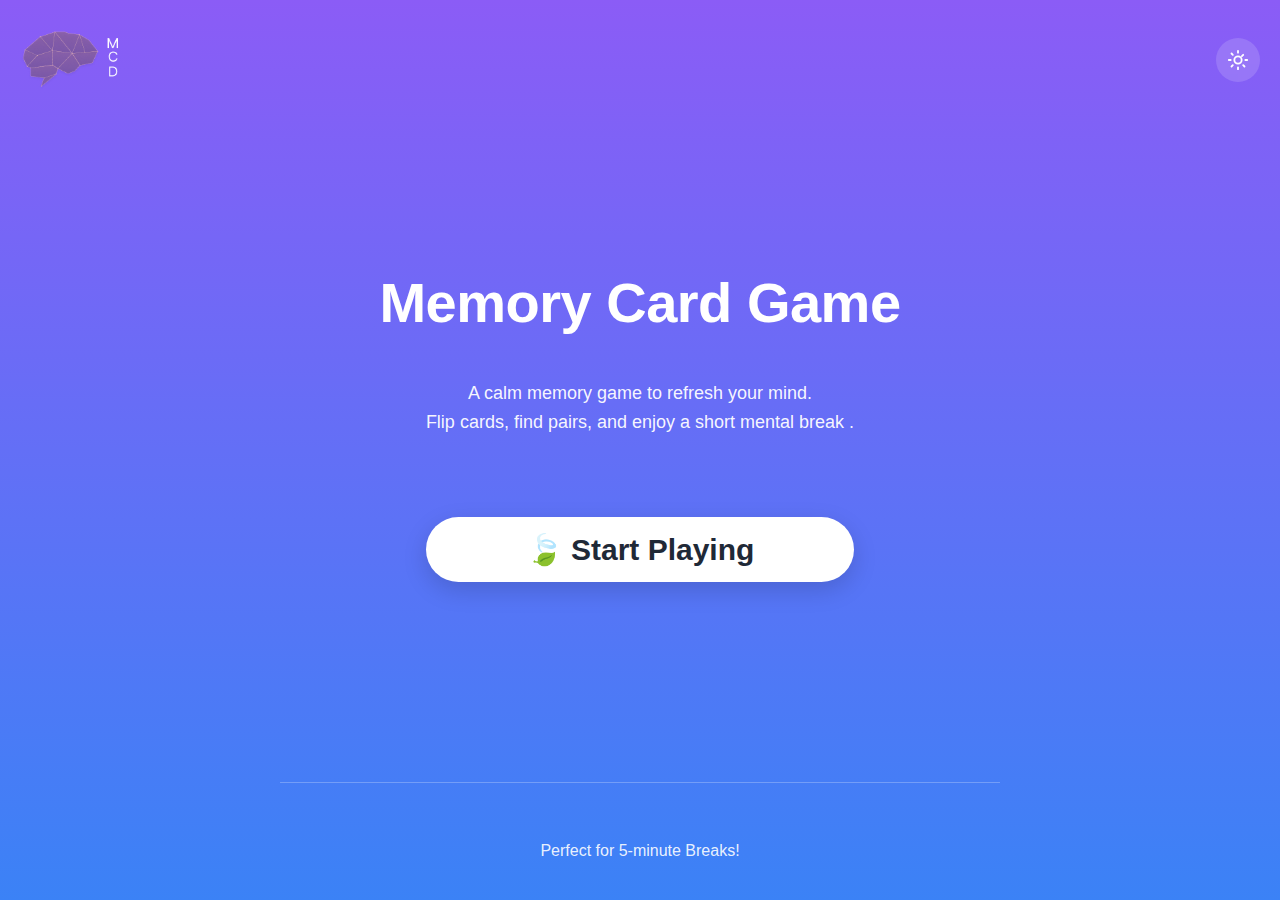
<file: LandPage.html>
<!DOCTYPE html>
<html lang="en">
<head>
    <meta charset="UTF-8">
    <meta name="viewport" content="width=device-width, initial-scale=1.0">
    <title>Memory Card Game</title>
    <link rel="stylesheet" href="LandPage.css">
</head>
<body>
    <div class="header">
        <div class="logo-container">
           <img id="logo" src="Icon.png" alt="logo">
        </div>
        <button class="theme-toggle" onclick="toggleTheme()">
            <svg class="sun-icon" fill="none" stroke="currentColor" viewBox="0 0 24 24">
                <circle cx="12" cy="12" r="4" stroke-width="2"/>
                <path stroke-linecap="round" stroke-width="2" d="M12 2v2m0 16v2M4.93 4.93l1.41 1.41m11.32 11.32l1.41 1.41M2 12h2m16 0h2M4.93 19.07l1.41-1.41M16.25 7.75l1.41-1.41"/>
            </svg>
        </button>
    </div>

    <div class="main-content">
        <div class="title_lp">
        <h1>Memory Card Game</h1></div>
        
        <div class="sub_lp">
        <p class="subtitle">
            A calm memory game to refresh your mind.<br>
            Flip cards, find pairs, and enjoy a short mental break .
        </p>
        </div>
        <div class="button_lp">
       <a href="settings.html"> <button class="start-button">
         <span class="leaf-icon">🍃</span>
         Start Playing
          
           
        </button></a>
        </div>
    </div>

    <div class="footer">
        <p class="footer-text">Perfect for 5-minute Breaks!</p>
    </div>

    <script src="LandPage.js">
       
    </script>
</body>
</html>
</file>
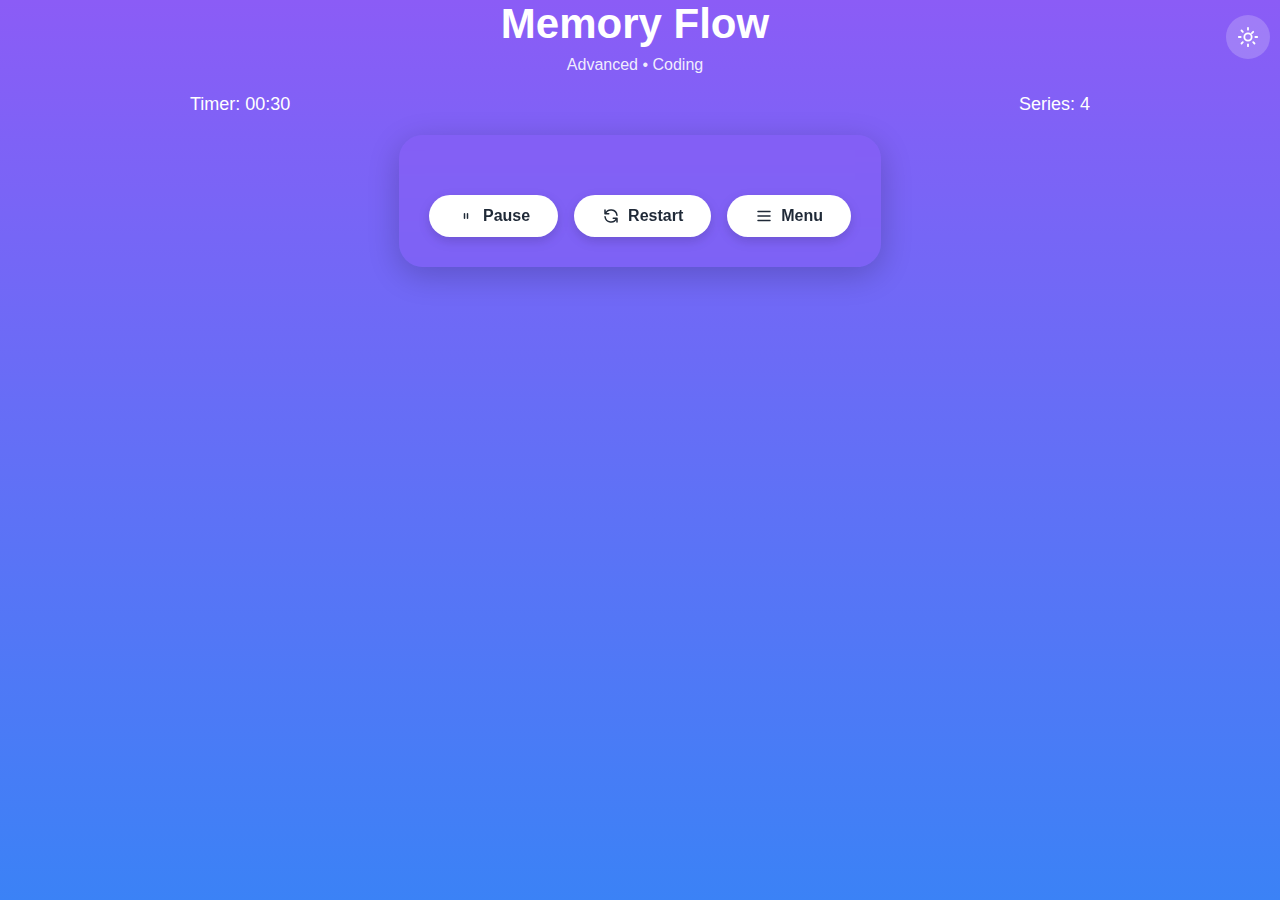
<file: playipage.html>
<!DOCTYPE html>
<html lang="en">
<head>
    <meta charset="UTF-8">
    <meta name="viewport" content="width=device-width, initial-scale=1.0">
    <title>Memory Flow - Game</title>
    <link rel="stylesheet" href="playpage.css">
</head>
<body>
    <div class="game-header">
        <div style="width: 44px;"></div>
        <div class="game-title-section">
            <h1>Memory Flow</h1>
            <div class="game-mode">Advanced • Coding</div>
        </div>
        <button class="theme-toggle" onclick="toggleTheme()">
            <svg class="sun-icon" fill="none" stroke="currentColor" viewBox="0 0 24 24">
                <circle cx="12" cy="12" r="4" stroke-width="2"/>
                <path stroke-linecap="round" stroke-width="2" d="M12 2v2m0 16v2M4.93 4.93l1.41 1.41m11.32 11.32l1.41 1.41M2 12h2m16 0h2M4.93 19.07l1.41-1.41M16.25 7.75l1.41-1.41"/>
            </svg>
        </button>
    </div>

    <div class="game-stats">
        <div>Timer: <span id="timer">00:30</span></div>
        <div>Series: <span id="series">4</span></div>
    </div>

    <div class="game-board-container">
        <div class="game-board" id="gameBoard"></div>
        
        <div class="game-controls">
            <button class="btn" id="pauseBtn" onclick="togglePause()">
                <svg fill="none" stroke="currentColor" viewBox="0 0 24 24">
                    <path stroke-linecap="round" stroke-linejoin="round" stroke-width="2" d="M10 9v6m4-6v6"/>
                </svg>
                Pause
            </button>
            <button class="btn" onclick="restartGame()">
                <svg fill="none" stroke="currentColor" viewBox="0 0 24 24">
                    <path stroke-linecap="round" stroke-linejoin="round" stroke-width="2" d="M4 4v5h.582m15.356 2A8.001 8.001 0 004.582 9m0 0H9m11 11v-5h-.581m0 0a8.003 8.003 0 01-15.357-2m15.357 2H15"/>
                </svg>
                Restart
            </button>
            <button class="btn" onclick="showMenu()">
                <svg fill="none" stroke="currentColor" viewBox="0 0 24 24">
                    <path stroke-linecap="round" stroke-linejoin="round" stroke-width="2" d="M4 6h16M4 12h16M4 18h16"/>
                </svg>
                Menu
            </button>
        </div>
    </div>

    <div class="modal" id="winModal">
        <div class="modal-content">
            <h2>🎉 Congratulations!</h2>
            <p>You completed the game in <span id="finalTime"></span>!</p>
            <button class="btn" onclick="restartGame()">Play Again</button>
        </div>
    </div>

    <script src="playpage.js">
       
    </script>
</body>
</html>
</file>
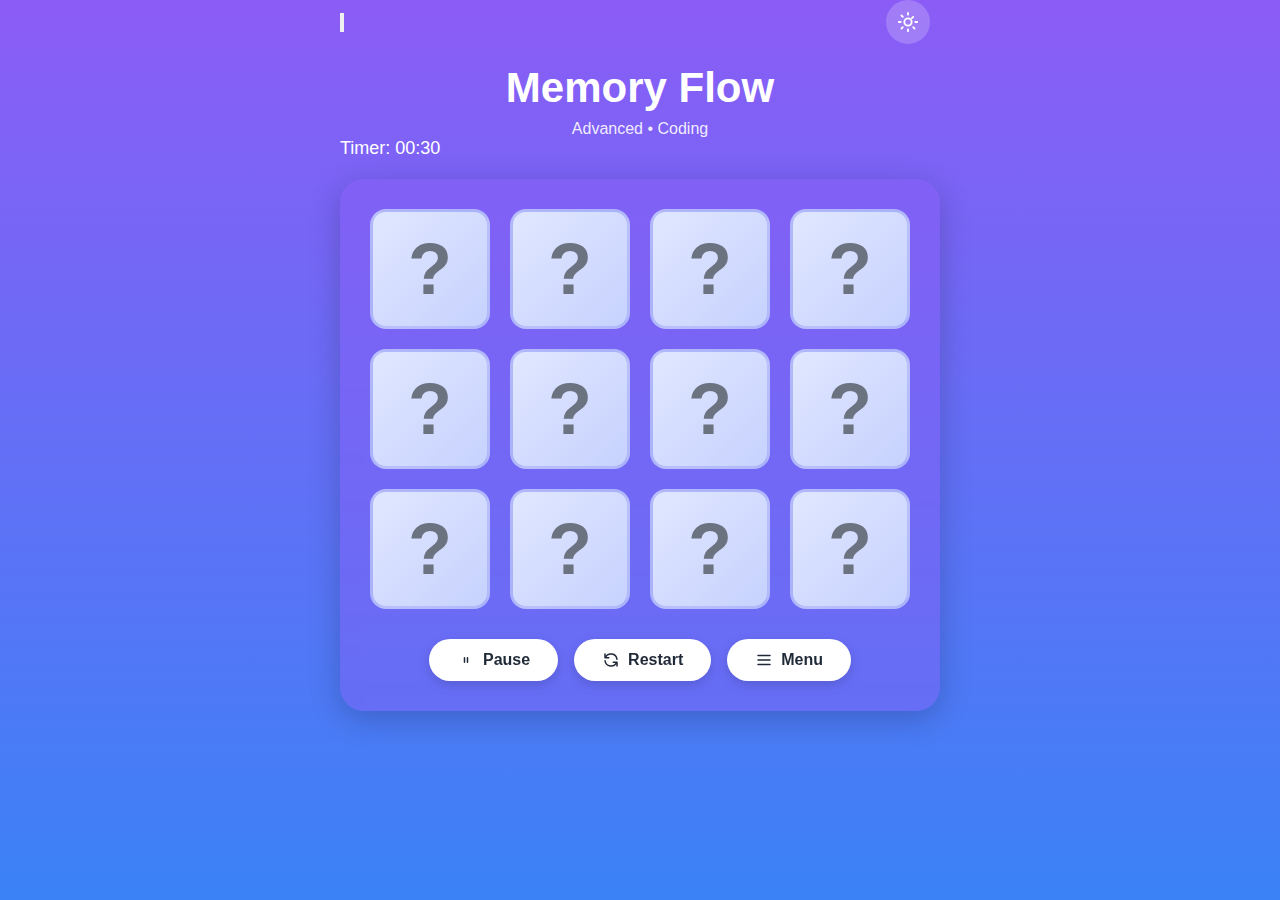
<file: playpage.html>
<!DOCTYPE html>
<html lang="en">
<head>
    <meta charset="UTF-8">
    <meta name="viewport" content="width=device-width, initial-scale=1.0">
    <title>Memory Flow - Game</title>
    <link rel="stylesheet" href="playpage.css">
</head>
<body>
    <div class="game-wrapper">
       <div class="game-header">
        <a href="LandPage.html"><button class="back-btn" >
            <svg class="back-icon" fill="none" stroke="currentColor" viewBox="0 0 24 24">
                <path stroke-linecap="round" stroke-linejoin="round" stroke-width="2.5" d="M10 19l-7-7m0 0l7-7m-7 7h18"/>
            </svg>
        </button></a>
        
        <button class="theme-toggle" onclick="toggleTheme()">
            <svg class="sun-icon" fill="none" stroke="currentColor" viewBox="0 0 24 24">
                <circle cx="12" cy="12" r="4" stroke-width="2"/>
                <path stroke-linecap="round" stroke-width="2" d="M12 2v2m0 16v2M4.93 4.93l1.41 1.41m11.32 11.32l1.41 1.41M2 12h2m16 0h2M4.93 19.07l1.41-1.41M16.25 7.75l1.41-1.41"/>
            </svg>
        </button>   
    </div>  
     <div class="game-title-section">
        <h1>Memory Flow</h1>
        <div class="game-mode"><span id="difficultyLevel">Advanced</span> • <span id="themeType">Coding</span></div>
    </div>
    <div class="game-stats">
        <div>Timer: <span id="timer">00:30</span></div>
    </div>

    <div class="game-board-container">
        <div class="game-board" id="gameBoard"></div>
        
        <div class="game-controls">
            <button class="btn" id="pauseBtn" onclick="togglePause()">
                <svg fill="none" stroke="currentColor" viewBox="0 0 24 24">
                    <path stroke-linecap="round" stroke-linejoin="round" stroke-width="2" d="M10 9v6m4-6v6"/>
                </svg>
                Pause
            </button>
            <button class="btn" onclick="restartGame()">
                <svg fill="none" stroke="currentColor" viewBox="0 0 24 24">
                    <path stroke-linecap="round" stroke-linejoin="round" stroke-width="2" d="M4 4v5h.582m15.356 2A8.001 8.001 0 004.582 9m0 0H9m11 11v-5h-.581m0 0a8.003 8.003 0 01-15.357-2m15.357 2H15"/>
                </svg>
                Restart
            </button>
            <button class="btn" onclick="showMenu()">
                <svg fill="none" stroke="currentColor" viewBox="0 0 24 24">
                    <path stroke-linecap="round" stroke-linejoin="round" stroke-width="2" d="M4 6h16M4 12h16M4 18h16"/>
                </svg>
                Menu
            </button>
        </div>
    </div>

    <div class="modal" id="winModal">
        <div class="modal-content">
            <h2>🎉 You Won!</h2>
            <p>Time: <span id="finalTime"></span></p>
            <button class="btn" onclick="restartGame()">Play Again</button>
        </div>
    </div>
    </div>

    <script src="playpage.js">
     
    </script>
</body>
</html>
</file>
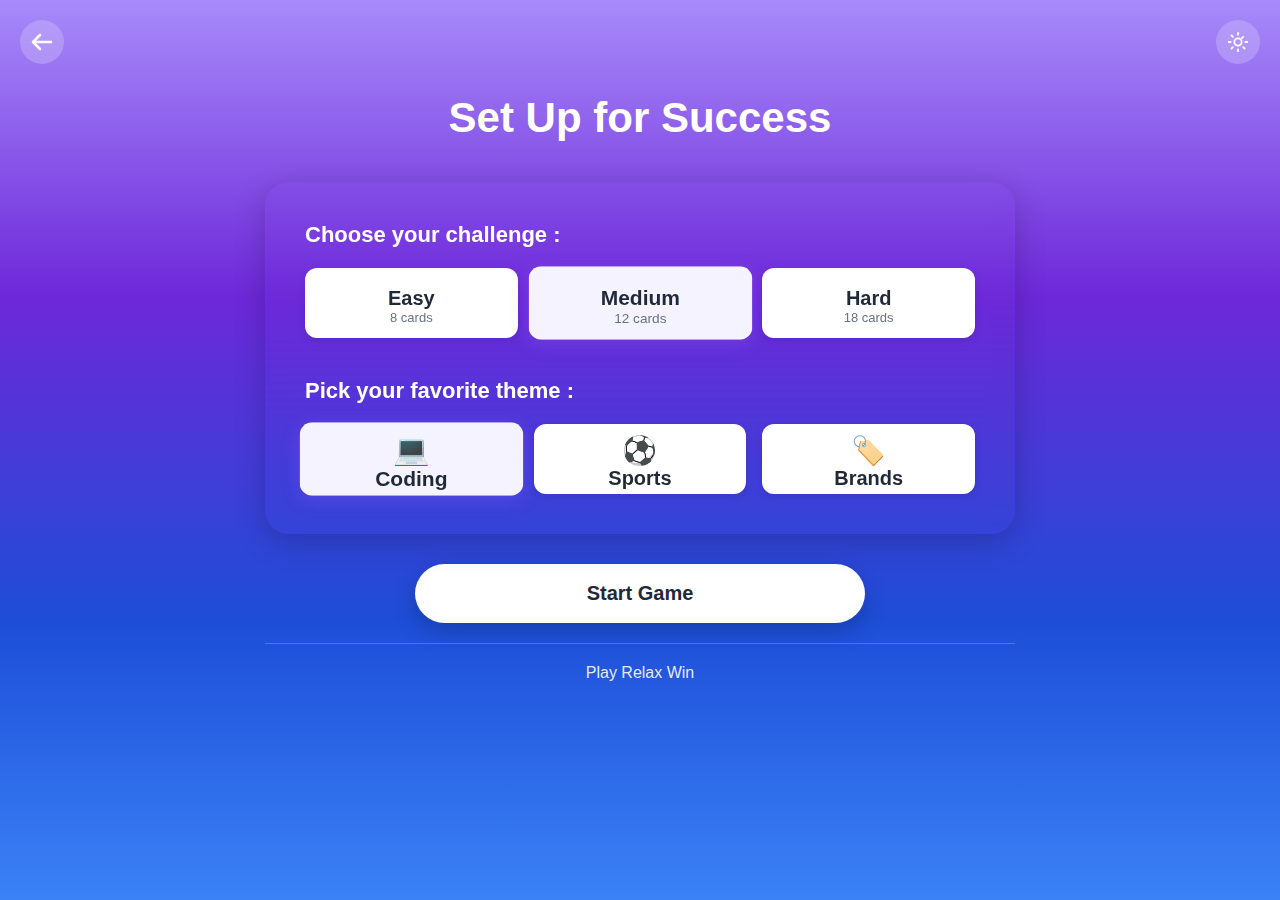
<file: settings.html>
<!DOCTYPE html>
<html lang="en">
  <head>
    <meta charset="UTF-8" />
    <meta name="viewport" content="width=device-width, initial-scale=1.0" />
    <title>Set Up for Success - Memory Flow</title>
    <link rel="stylesheet" href="./Settings/settings.css" />
  </head>
  <body>
    <div class="header">
      <a href="index.html"> 
      <button class="back-btn" >
        <svg
          class="back-icon"
          fill="none"
          stroke="currentColor"
          viewBox="0 0 24 24"
        >
          <path
            stroke-linecap="round"
            stroke-linejoin="round"
            stroke-width="2.5"
            d="M10 19l-7-7m0 0l7-7m-7 7h18"
          />
        </svg>
      </button></a>
      <button class="theme-toggle" onclick="toggleTheme()">
        <svg
          class="sun-icon"
          fill="none"
          stroke="currentColor"
          viewBox="0 0 24 24"
        >
          <circle cx="12" cy="12" r="4" stroke-width="2" />
          <path
            stroke-linecap="round"
            stroke-width="2"
            d="M12 2v2m0 16v2M4.93 4.93l1.41 1.41m11.32 11.32l1.41 1.41M2 12h2m16 0h2M4.93 19.07l1.41-1.41M16.25 7.75l1.41-1.41"
          />
        </svg>
      </button>
    </div>
    <div class="setup">
      <h1>Set Up for Success</h1>
    </div>
    <div class="settings-container">
      <form
        id="gameSettingsForm"
        action="playpage.html"
        method="GET"
        onsubmit="handleSubmit(event)"
      >
        <div class="settings-card" >
          <div class="section">
            <h2 class="section-title">Choose your challenge :</h2>
            <div class="options-grid">
                                            <div class="inside">

              <label
                class="option-btn"
                for="difficulty-easy"
                onclick="styleclick()"
              >
                <input
                  type="radio"
                  name="difficulty"
                  value="easy"
                  id="difficulty-easy"
                />
                <div class="option-content">
                  <div class="first">
                    <!-- <div class="option-icon">🎯</div> -->
                    <div class="option-label">Easy</div>
                  </div>
                  <div class="number">
                    <div class="option-sublabel">8 cards</div>
                  </div>
                </div>
              </label></div>
                            <div class="inside">

              <label class="option-btn selected" for="difficulty-medium">
                <input
                  type="radio"
                  name="difficulty"
                  value="medium"
                  id="difficulty-medium"
                  checked
                />
                <div class="option-content">
                  <div class="first">
                    <!-- <div class="option-icon">🎯🎯</div> -->
                    <div class="option-label">Medium</div>
                  </div>
                  <div class="number">
                    <div class="option-sublabel">12 cards</div>
                  </div>
                </div></div>
              </label>
              <div class="inside">
              <label class="option-btn" for="difficulty-hard">
                <input
                  type="radio"
                  name="difficulty"
                  value="hard"
                  id="difficulty-hard"
                />
                <div class="option-content">
                  <div class="first">
                    <!-- <div class="option-icon" >🎯🎯🎯</div> -->
                    <div class="option-label">Hard</div>
                  </div>
                  <div class="number">
                    <div class="option-sublabel">18 cards</div>
                  </div>
                </div>
                </div>
              </label>
            </div>
          </div>

          <div class="section">
            <h2 class="section-title">Pick your favorite theme :</h2>
            <div class="options-grid">
              <div class="inside">
                <label class="option-btn selected" for="theme-coding">
                  <input
                    type="radio"
                    name="theme"
                    value="coding"
                    id="theme-coding"
                    checked
                  />
                  <div class="option-content">
                    <div class="theme-icon">💻</div>
                    <div class="option-label">Coding</div>
                  </div>
                </label>
              </div>
              <div class="inside">
                <label class="option-btn" for="theme-sports">
                  <input
                    type="radio"
                    name="theme"
                    value="sports"
                    id="theme-sports"
                  />
                  <div class="option-content">
                    <div class="theme-icon">⚽</div>
                    <div class="option-label">Sports</div>
                  </div>
                </label>
              </div>
              <div class="inside">
                <label class="option-btn" for="theme-brands">
                  <input
                    type="radio"
                    name="theme"
                    value="brands"
                    id="theme-brands"
                  />
                  <div class="option-content">
                    <div class="theme-icon">🏷️</div>
                    <div class="option-label">Brands</div>
                  </div>
                </label>
              </div>
            </div>
          </div>
        </div>
<div class="start-btn">
        <button type="submit" class="start-game-btn">Start Game</button>
</div>
        <div class="footer-text">Play Relax Win</div>
      </form>
    </div>
<script src="./Settings/settings.js"></script> 
  </body>
</html>
</file>
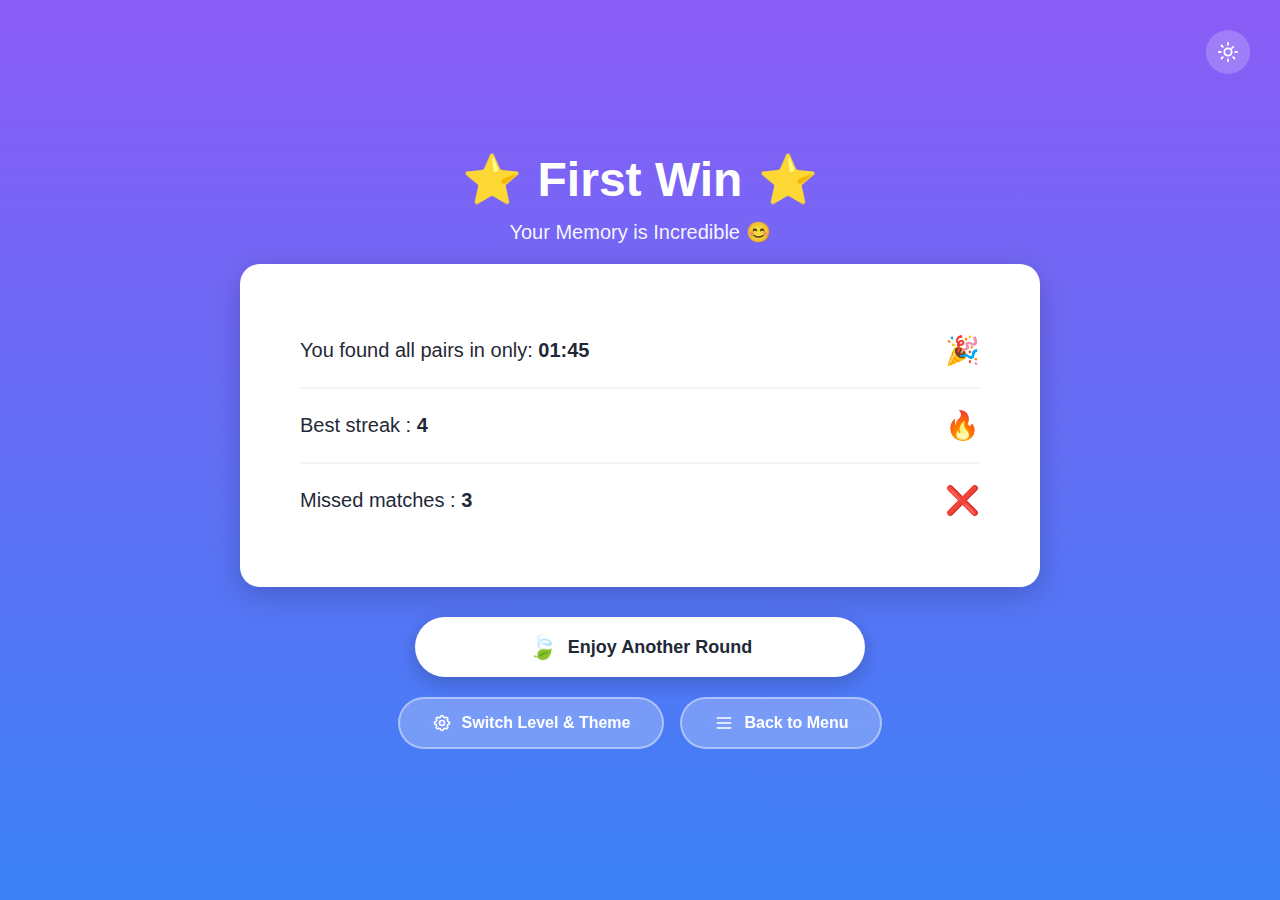
<file: winpage.html>
<!DOCTYPE html>
<html lang="en">
<head>
    <meta charset="UTF-8">
    <meta name="viewport" content="width=device-width, initial-scale=1.0">
    <title>First Win - Memory Flow</title>
    <link rel="stylesheet" href="winpage.css">
</head>
<body>
    <button class="theme-toggle" onclick="toggleTheme()">
        <svg class="sun-icon" fill="none" stroke="currentColor" viewBox="0 0 24 24">
            <circle cx="12" cy="12" r="4" stroke-width="2"/>
            <path stroke-linecap="round" stroke-width="2" d="M12 2v2m0 16v2M4.93 4.93l1.41 1.41m11.32 11.32l1.41 1.41M2 12h2m16 0h2M4.93 19.07l1.41-1.41M16.25 7.75l1.41-1.41"/>
        </svg>
    </button>

    <div class="win-container">
        <div class="win-header">
            <h1 class="win-title">
                <span class="star">⭐</span>
                First Win
                <span class="star">⭐</span>
            </h1>
            <p class="win-subtitle">Your Memory is Incredible 😊</p>
        </div>

        <div class="stats-card">
            <div class="stat-item">
                <span class="stat-label">You found all pairs in only: <strong>01:45</strong></span>
                <span class="stat-emoji">🎉</span>
            </div>
            <div class="stat-item">
                <span class="stat-label">Best streak : <strong>4</strong></span>
                <span class="stat-emoji">🔥</span>
            </div>
            <div class="stat-item">
                <span class="stat-label">Missed matches : <strong>3</strong></span>
                <span class="stat-emoji">❌</span>
            </div>
        </div>

        <div class="action-buttons">
            <button class="btn-primary" onclick="playAgain()">
                <span class="leaf-icon">🍃</span>
                Enjoy Another Round
            </button>
        </div>

        <div class="bottom-buttons">
            <button class="btn-secondary" onclick="switchLevel()">
                <svg class="btn-icon" fill="none" stroke="currentColor" viewBox="0 0 24 24">
                    <path stroke-linecap="round" stroke-linejoin="round" stroke-width="2" d="M10.325 4.317c.426-1.756 2.924-1.756 3.35 0a1.724 1.724 0 002.573 1.066c1.543-.94 3.31.826 2.37 2.37a1.724 1.724 0 001.065 2.572c1.756.426 1.756 2.924 0 3.35a1.724 1.724 0 00-1.066 2.573c.94 1.543-.826 3.31-2.37 2.37a1.724 1.724 0 00-2.572 1.065c-.426 1.756-2.924 1.756-3.35 0a1.724 1.724 0 00-2.573-1.066c-1.543.94-3.31-.826-2.37-2.37a1.724 1.724 0 00-1.065-2.572c-1.756-.426-1.756-2.924 0-3.35a1.724 1.724 0 001.066-2.573c-.94-1.543.826-3.31 2.37-2.37.996.608 2.296.07 2.572-1.065z"/>
                    <path stroke-linecap="round" stroke-linejoin="round" stroke-width="2" d="M15 12a3 3 0 11-6 0 3 3 0 016 0z"/>
                </svg>
                Switch Level & Theme
            </button>
            <button class="btn-secondary" onclick="backToMenu()">
                <svg class="btn-icon" fill="none" stroke="currentColor" viewBox="0 0 24 24">
                    <path stroke-linecap="round" stroke-linejoin="round" stroke-width="2" d="M4 6h16M4 12h16M4 18h16"/>
                </svg>
                Back to Menu
            </button>
        </div>
    </div>

    <script src="winpage.js">
        
    </script>
</body>
</html>
</file>
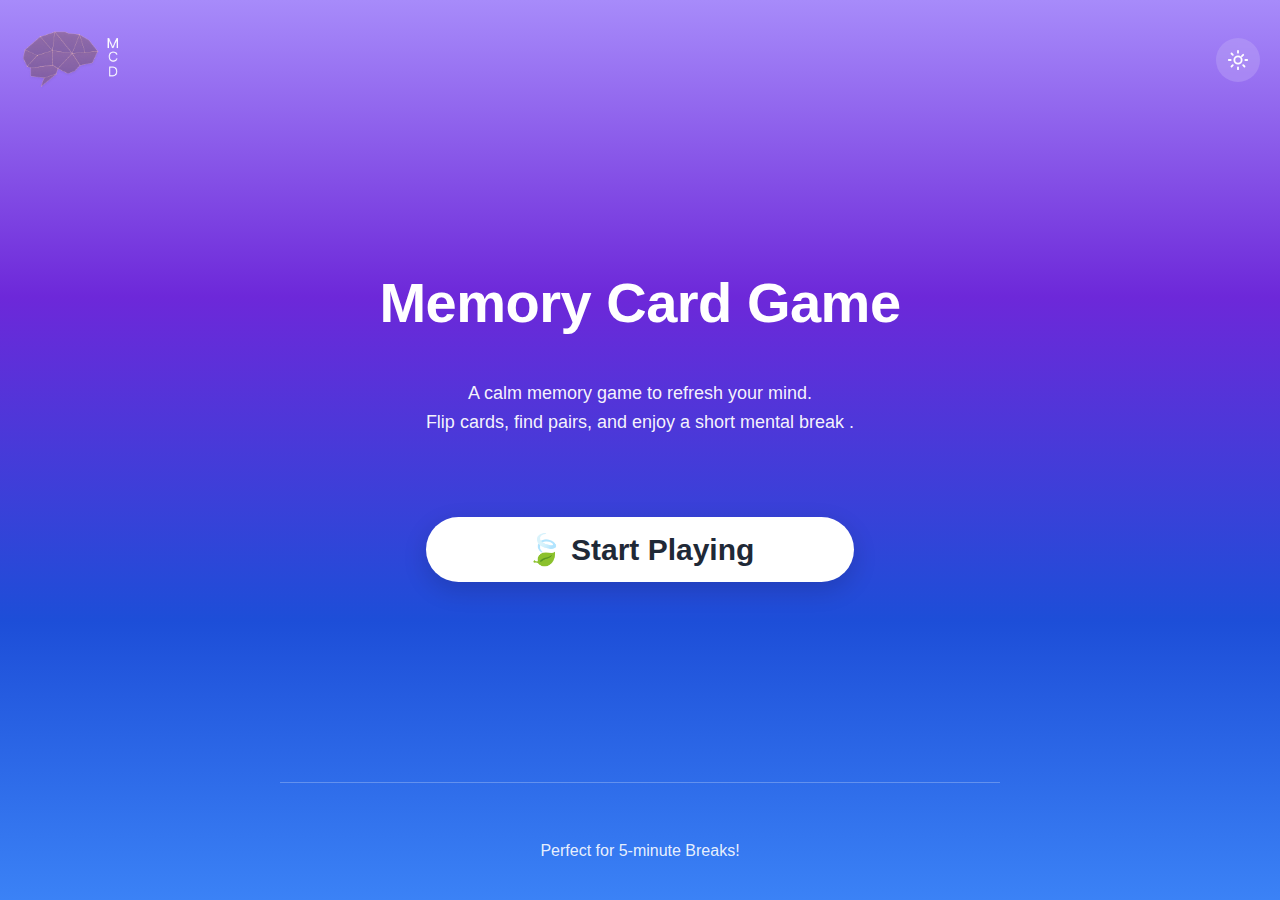
<file: Landpage/LandPage.html>
<!DOCTYPE html>
<html lang="en">
<head>
    <meta charset="UTF-8">
    <meta name="viewport" content="width=device-width, initial-scale=1.0">
    <title>Memory Card Game</title>
    <link rel="stylesheet" href="LandPage.css">
</head>
<body>
    <div class="header">
        <div class="logo-container">
           <img id="logo" src="../Icon.png" alt="logo">
        </div>
        <button class="theme-toggle" onclick="toggleTheme()">
            <svg class="sun-icon" fill="none" stroke="currentColor" viewBox="0 0 24 24">
                <circle cx="12" cy="12" r="4" stroke-width="2"/>
                <path stroke-linecap="round" stroke-width="2" d="M12 2v2m0 16v2M4.93 4.93l1.41 1.41m11.32 11.32l1.41 1.41M2 12h2m16 0h2M4.93 19.07l1.41-1.41M16.25 7.75l1.41-1.41"/>
            </svg>
        </button>
    </div>

    <div class="main-content">
        <div class="title_lp">
        <h1>Memory Card Game</h1></div>
        
        <div class="sub_lp">
        <p class="subtitle">
            A calm memory game to refresh your mind.<br>
            Flip cards, find pairs, and enjoy a short mental break .
        </p>
        </div>
        <div class="button_lp">
       <a href="../Settings/settings.html"> <button class="start-button">
         <span class="leaf-icon">🍃</span>
         Start Playing
          
           
        </button></a>
        </div>
    </div>

    <div class="footer">
        <p class="footer-text">Perfect for 5-minute Breaks!</p>
    </div>

    <script src="LandPage.js">
       
    </script>
</body>
</html>
</file>
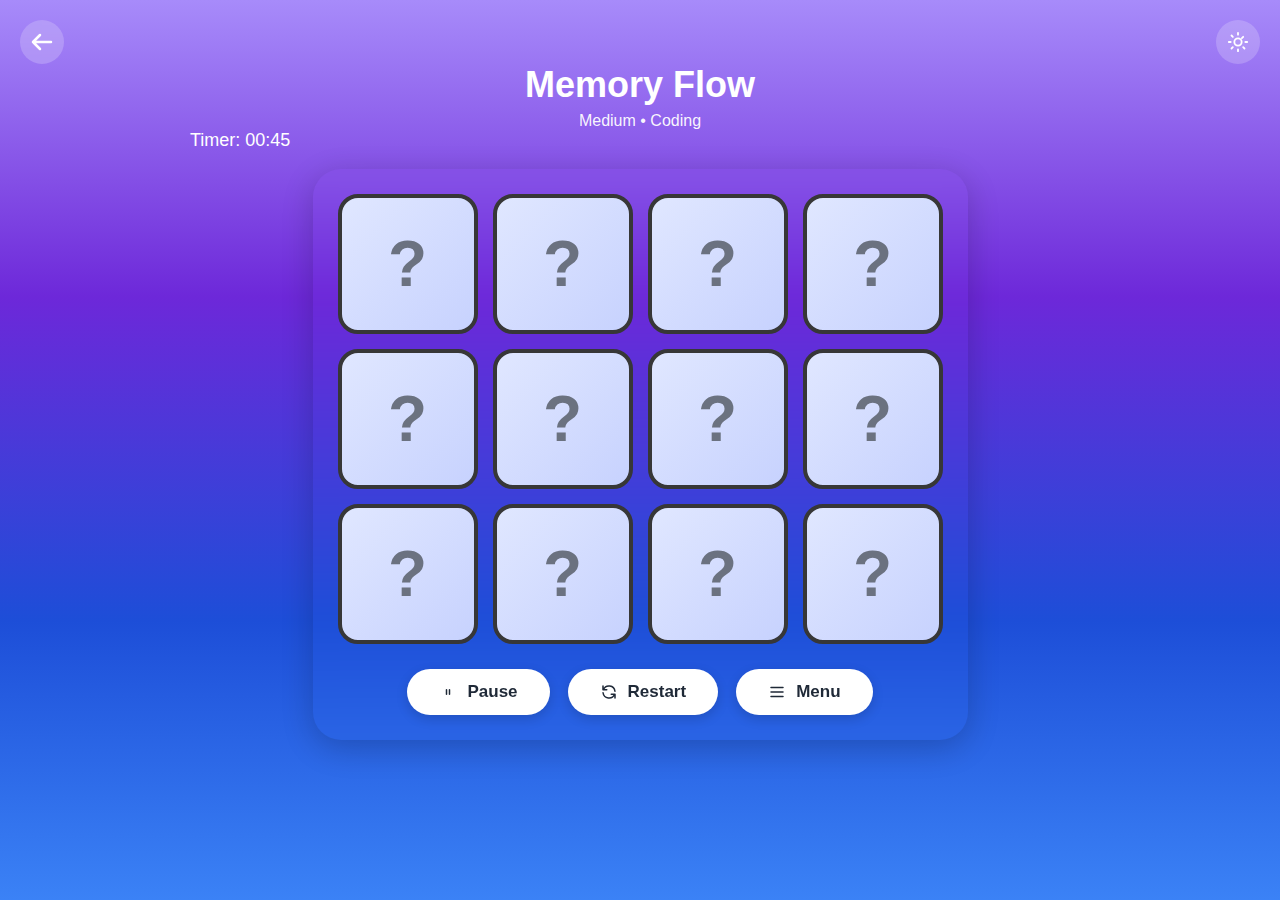
<file: Playpage/playpage.html>
<!DOCTYPE html>
<html lang="en">
<head>
    <meta charset="UTF-8">
    <meta name="viewport" content="width=device-width, initial-scale=1.0">
    <title>Memory Flow - Game</title>
    <link rel="stylesheet" href="playpage.css">
</head>
<body>
    <div class="game-wrapper">
       <div class="game-header">
        <a href="../Settings/settings.html"><button class="back-btn" >
            <svg class="back-icon" fill="none" stroke="currentColor" viewBox="0 0 24 24">
                <path stroke-linecap="round" stroke-linejoin="round" stroke-width="2.5" d="M10 19l-7-7m0 0l7-7m-7 7h18"/>
            </svg>
        </button></a>
        
        <button class="theme-toggle" onclick="toggleTheme()">
            <svg class="sun-icon" fill="none" stroke="currentColor" viewBox="0 0 24 24">
                <circle cx="12" cy="12" r="4" stroke-width="2"/>
                <path stroke-linecap="round" stroke-width="2" d="M12 2v2m0 16v2M4.93 4.93l1.41 1.41m11.32 11.32l1.41 1.41M2 12h2m16 0h2M4.93 19.07l1.41-1.41M16.25 7.75l1.41-1.41"/>
            </svg>
        </button>   
    </div>  
     <div class="game-title-section">
        <h1>Memory Flow</h1>
        <div class="game-mode"><span id="difficultyLevel">Advanced</span> • <span id="themeType">Coding</span></div>
    </div>
    <div class="game-stats">
        <div>Timer: <span id="timer">00:30</span></div>
    </div>

    <div class="game-board-container">
        <div class="game-board" id="gameBoard"></div>
        
        <div class="game-controls">
            <button class="btn" id="pauseBtn" onclick="togglePause()">
                <svg fill="none" stroke="currentColor" viewBox="0 0 24 24">
                    <path stroke-linecap="round" stroke-linejoin="round" stroke-width="2" d="M10 9v6m4-6v6"/>
                </svg>
                Pause
            </button>
            <button class="btn" onclick="restartGame()">
                <svg fill="none" stroke="currentColor" viewBox="0 0 24 24">
                    <path stroke-linecap="round" stroke-linejoin="round" stroke-width="2" d="M4 4v5h.582m15.356 2A8.001 8.001 0 004.582 9m0 0H9m11 11v-5h-.581m0 0a8.003 8.003 0 01-15.357-2m15.357 2H15"/>
                </svg>
                Restart
            </button>
            <button class="btn" onclick="showMenu()">
                <svg fill="none" stroke="currentColor" viewBox="0 0 24 24">
                    <path stroke-linecap="round" stroke-linejoin="round" stroke-width="2" d="M4 6h16M4 12h16M4 18h16"/>
                </svg>
                Menu
            </button>
        </div>
    </div>

    <div class="modal" id="winModal">
        <div class="modal-content">
            <h2>🎉 You Won!</h2>
            <p>Time: <span id="finalTime"></span></p>
            <button class="btn" onclick="restartGame()">Play Again</button>
        </div>
    </div>
    </div>

    <script src="playpage.js">
     
    </script>
</body>
</html>
</file>
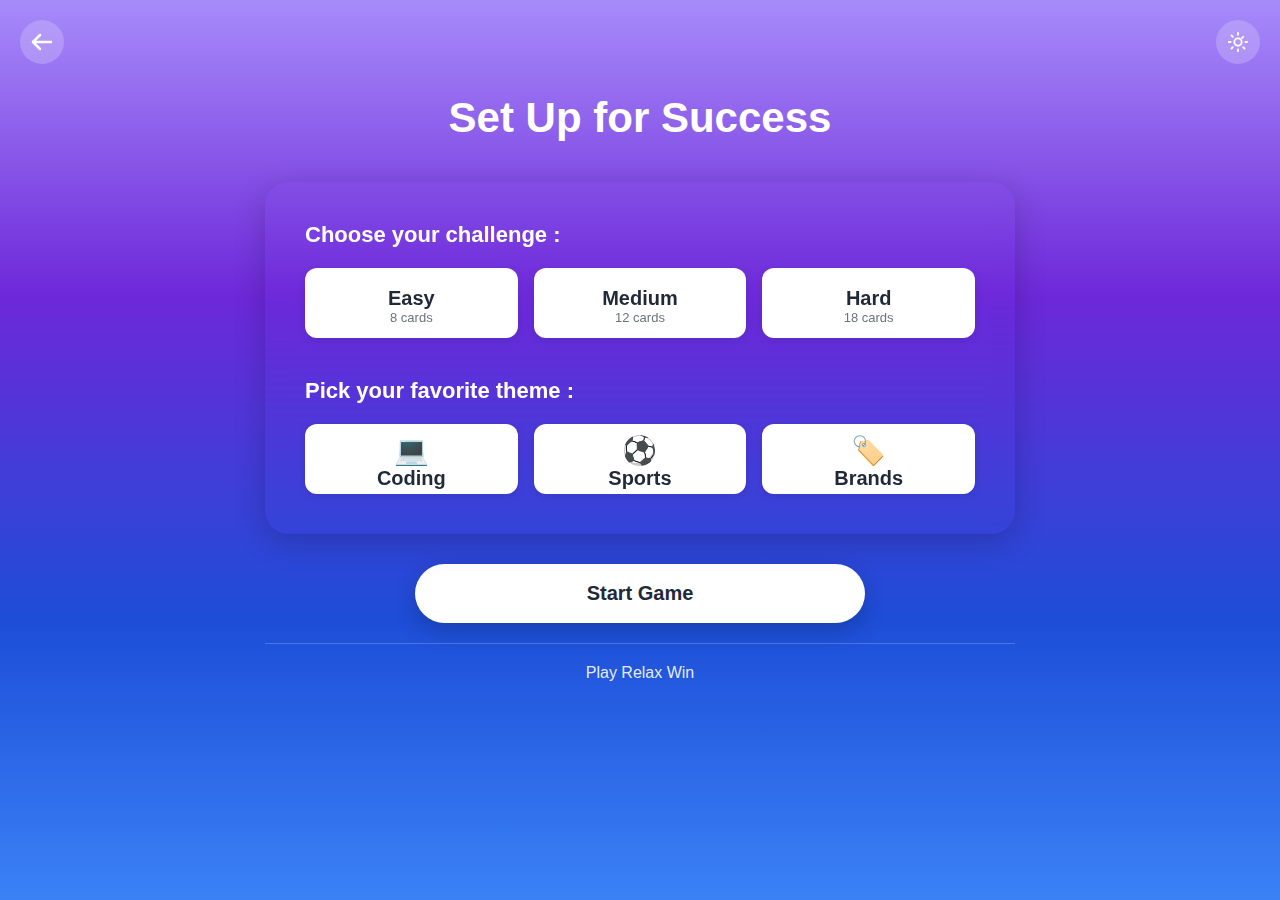
<file: Settings/settings.html>
<!DOCTYPE html>
<html lang="en">
  <head>
    <meta charset="UTF-8" />
    <meta name="viewport" content="width=device-width, initial-scale=1.0" />
    <title>Set Up for Success - Memory Flow</title>
    <link rel="stylesheet" href="settings.css" />
  </head>
  <body>
    <div class="header">
      <a href="../Landpage/LandPage.html">
      <button class="back-btn" >
        <svg
          class="back-icon"
          fill="none"
          stroke="currentColor"
          viewBox="0 0 24 24"
        >
          <path
            stroke-linecap="round"
            stroke-linejoin="round"
            stroke-width="2.5"
            d="M10 19l-7-7m0 0l7-7m-7 7h18"
          />
        </svg>
      </button></a>
      <button class="theme-toggle" onclick="toggleTheme()">
        <svg
          class="sun-icon"
          fill="none"
          stroke="currentColor"
          viewBox="0 0 24 24"
        >
          <circle cx="12" cy="12" r="4" stroke-width="2" />
          <path
            stroke-linecap="round"
            stroke-width="2"
            d="M12 2v2m0 16v2M4.93 4.93l1.41 1.41m11.32 11.32l1.41 1.41M2 12h2m16 0h2M4.93 19.07l1.41-1.41M16.25 7.75l1.41-1.41"
          />
        </svg>
      </button>
    </div>
    <div class="setup">
      <h1>Set Up for Success</h1>
    </div>
    <div class="settings-container">
      <form
        id="gameSettingsForm"
        action="../Playpage/playpage.html"
        method="GET"
        onsubmit="handleSubmit(event)"
      >
        <div class="settings-card" >
          <div class="section">
            <h2 class="section-title">Choose your challenge :</h2>
            <div class="options-grid">
                                            <div class="inside">

              <label
                class="option-btn"
                for="difficulty-easy"
                onclick="styleclick()"
              >
                <input
                  type="radio"
                  name="difficulty"
                  value="easy"
                  id="difficulty-easy"
                />
                <div class="option-content">
                  <div class="first">
                    <!-- <div class="option-icon">🎯</div> -->
                    <div class="option-label">Easy</div>
                  </div>
                  <div class="number">
                    <div class="option-sublabel">8 cards</div>
                  </div>
                </div>
              </label></div>
                            <div class="inside">

              <label class="option-btn " for="difficulty-medium">
                <input
                  type="radio"
                  name="difficulty"
                  value="medium"
                  id="difficulty-medium"
                  checked
                />
                <div class="option-content">
                  <div class="first">
                    <!-- <div class="option-icon">🎯🎯</div> -->
                    <div class="option-label">Medium</div>
                  </div>
                  <div class="number">
                    <div class="option-sublabel">12 cards</div>
                  </div>
                </div></div>
              </label>
              <div class="inside">
              <label class="option-btn" for="difficulty-hard">
                <input
                  type="radio"
                  name="difficulty"
                  value="hard"
                  id="difficulty-hard"
                />
                <div class="option-content">
                  <div class="first">
                    <!-- <div class="option-icon" >🎯🎯🎯</div> -->
                    <div class="option-label">Hard</div>
                  </div>
                  <div class="number">
                    <div class="option-sublabel">18 cards</div>
                  </div>
                </div>
                </div>
              </label>
            </div>
          </div>

          <div class="section">
            <h2 class="section-title">Pick your favorite theme :</h2>
            <div class="options-grid">
              <div class="inside">
                <label class="option-btn " for="theme-coding">
                  <input
                    type="radio"
                    name="theme"
                    value="coding"
                    id="theme-coding"
                    checked
                  />
                  <div class="option-content">
                    <div class="theme-icon">💻</div>
                    <div class="option-label">Coding</div>
                  </div>
                </label>
              </div>
              <div class="inside">
                <label class="option-btn" for="theme-sports">
                  <input
                    type="radio"
                    name="theme"
                    value="sports"
                    id="theme-sports"
                  />
                  <div class="option-content">
                    <div class="theme-icon">⚽</div>
                    <div class="option-label">Sports</div>
                  </div>
                </label>
              </div>
              <div class="inside">
                <label class="option-btn" for="theme-brands">
                  <input
                    type="radio"
                    name="theme"
                    value="brands"
                    id="theme-brands"
                  />
                  <div class="option-content">
                    <div class="theme-icon">🏷️</div>
                    <div class="option-label">Brands</div>
                  </div>
                </label>
              </div>
            </div>
          </div>
        </div>
<div class="start-btn">
        <button type="submit" class="start-game-btn">Start Game</button>
</div>
        <div class="footer-text">Play Relax Win</div>
      </form>
    </div>
<script src="settings.js"></script>
  </body>
</html>
</file>
<file: LandPage.css>
* {
            margin: 0;
            padding: 0;
            box-sizing: border-box;
        }

        body {
            font-family: -apple-system, BlinkMacSystemFont, 'Segoe UI', 'Roboto', 'Helvetica', 'Arial', sans-serif;
            min-height: 100vh;
            background: linear-gradient(180deg, #8B5CF6 0%, #3B82F6 100%);
            display: flex;
            flex-direction: column;
           padding-left: 20px;
padding-right: 20px;
            align-items: center;
            /* position: relative; */
            overflow: hidden;
        }

        .header {
            width: 100%;
                     

            /* background-color: #1F2937; */
            padding-top: 25px;
            padding-bottom: 25px;
            display: flex;
            justify-content: space-between;
            align-items: center;
        }

        .logo-container {
            display: flex;
            align-items: center;
            gap: 12px;
        }

        .logo-container img {
            width: 100px;
            height: 70px;
            /* background-color: #1F2937; */
        }
        .theme-toggle {
            width: 44px;
            height: 44px;
            background: rgba(255, 255, 255, 0.15);
            border: none;
            border-radius: 50%;
            cursor: pointer;
            display: flex;
            align-items: center;
            justify-content: center;
            transition: background 0.3s ease;
            backdrop-filter: blur(10px);
        }

        .theme-toggle:hover {
            background: rgba(255, 255, 255, 0.25);
        }

        .sun-icon {
            width: 22px;
            height: 22px;
            color: white;
        }

        .main-content {
            flex: 1;
            display: flex;
            flex-direction: column;
            row-gap: 20px;
            align-items: center;
            justify-content: center;
            text-align: center;
            padding: 40px 20px;
            margin-top: -50px;
            /* background-color: azure; */
            /* margin-top: 10px; */
            /* overflow: hidden; */
        }

        h1 {
            color: white;
            font-size: 56px;
            font-weight: 700;
            margin-bottom: 24px;
            letter-spacing: -0.5px;
        }

        .subtitle {
            color: rgba(255, 255, 255, 0.95);
            font-size: 18px;
            line-height: 1.6;
            margin-bottom: 60px;
            max-width: 600px;
        }

        .start-button {
            background: white;
            color: #1F2937;
            border: none;
            /* padding: 20px 55px; */
            padding-left: 100px;
            padding-right: 100px;
            padding-top: 15px;
            padding-bottom: 15px;
            /* padding : 30 50 30 50 ; */
            font-size: 30px;
            font-weight: 550 ;
            border-radius: 100px;
            cursor: pointer;
            /* display: inline-flex; */
            align-items: center;
            gap: 10px;
            /* width : 500px; */
            text-align: center; 
            transition: transform 0.2s ease, box-shadow 0.2s ease;
            box-shadow: 0 8px 24px rgba(0, 0, 0, 0.15);
            /* margin-top: 160px; */
           
        }

        .start-button:hover {
            transform: translateY(-2px);
            box-shadow: 0 12px 32px rgba(0, 0, 0, 0.2);
        }

        .start-button:active {
            transform: translateY(0);
        }

        .leaf-icon {
            width: 20px;
            height: 20px;
            color: #10B981;
        }

        .footer {
            width: 100%;
            max-width: 800px;
            padding: 30px 40px 40px;
            text-align: center;
            position: relative;
        }

        .footer::before {
            content: '';
            position: absolute;
            top: 0;
            left: 50%;
            transform: translateX(-50%);
            width: 90%;
            height: 1px;
            background: rgba(255, 255, 255, 0.25);
        }

        .footer-text {
            color: rgba(255, 255, 255, 0.9);
            font-size: 16px;
            margin-top: 30px;
        }
@media  only screen  and (max-width:500px)  {
    .start-button{
        font-size: 20px;
        padding-left: 40px;
        padding-right: 40px;
    }
}
</file>
<file: playpage.css>
* {
            margin: 0;
            padding: 0;
            box-sizing: border-box;
        }

        body {
            font-family: -apple-system, BlinkMacSystemFont, 'Segoe UI', 'Roboto', 'Helvetica', 'Arial', sans-serif;
            min-height: 100vh;
            background: linear-gradient(180deg, #8B5CF6 0%, #3B82F6 100%);
            display: flex;
            flex-direction: column;
            align-items: center;
           
        }

        .game-header {
            width: 100%;
           /* max-width: 900px;*/
            display: flex;
            justify-content: space-between;
            align-items: center;
            margin-bottom: 20px;
        }

        .game-title-section {
            flex: 1;
            text-align: center;
        }

        h1 {
            color: white;
            font-size: 42px;
            font-weight: 700;
            margin-bottom: 8px;
        }

        .game-mode {
            color: rgba(255, 255, 255, 0.9);
            font-size: 16px;
            font-weight: 500;
        }

        .theme-toggle {
            width: 44px;
            height: 44px;
            background: rgba(255, 255, 255, 0.2);
            border: none;
            border-radius: 50%;
            cursor: pointer;
            display: flex;
            align-items: center;
            justify-content: center;
            transition: background 0.3s ease;
            margin-right: 10px;
        }

        .theme-toggle:hover {
            background: rgba(255, 255, 255, 0.3);
        }

        .sun-icon {
            width: 22px;
            height: 22px;
            color: white;
        }

        .game-stats {
            width: 100%;
            max-width: 900px;
            display: flex;
            justify-content: space-between;
            color: white;
            font-size: 18px;
            font-weight: 500;
            margin-bottom: 20px;
        }

        .game-board-container {
            background: rgba(139, 92, 246, 0.4);
            border-radius: 24px;
            padding: 30px;
            box-shadow: 0 8px 32px rgba(0, 0, 0, 0.2);
            backdrop-filter: blur(10px);
            
        }

        .game-board {
            display: grid;
            grid-template-columns: repeat(4, 1fr);
            gap: 20px;
            margin-bottom: 30px;
        }

        .card {
            width: 120px;
            height: 120px;
            perspective: 1000px;
            cursor: pointer;
        }

        .card-inner {
            width: 100%;
            height: 100%;
            position: relative;
            transform-style: preserve-3d;
            transition: transform 0.6s;
        }

        .card.flipping .card-inner {
            transform: rotateY(180deg);
        }

        .card.matched .card-inner {
            transform: rotateY(180deg);
        }

        .card-face {
            width: 100%;
            height: 100%;
            position: absolute;
            backface-visibility: hidden;
            border-radius: 16px;
            display: flex;
            align-items: center;
            justify-content: center;
            border: 3px solid rgba(99, 102, 241, 0.3);
            transition: box-shadow 0.3s ease;
        }

        .card:hover .card-face {
            box-shadow: 0 8px 20px rgba(0, 0, 0, 0.3);
        }

        .card-front {
            background: linear-gradient(135deg, #E0E7FF 0%, #C7D2FE 100%);
        }

        .card-back {
            background: linear-gradient(135deg, #FEF3C7 0%, #FDE68A 100%);
            border-color: rgba(251, 191, 36, 0.5);
            transform: rotateY(180deg);
        }

        .card.matched .card-back {
            background: linear-gradient(135deg, #D1FAE5 0%, #A7F3D0 100%);
            border-color: rgba(16, 185, 129, 0.5);
        }

        .card.matched {
            cursor: default;
        }

        .card.matched:hover .card-face {
            box-shadow: none;
        }

        .question-mark {
            font-size: 72px;
            color: #6B7280;
            font-weight: 600;
        }

        .card-content {
            font-size: 72px;
        }

        .game-controls {
            display: flex;
            justify-content: center;
            gap: 16px;
        }

        .btn {
            background: white;
            border: none;
            padding: 12px 28px;
            border-radius: 100px;
            font-size: 16px;
            font-weight: 600;
            cursor: pointer;
            display: flex;
            align-items: center;
            gap: 8px;
            transition: transform 0.2s ease, box-shadow 0.2s ease;
            box-shadow: 0 4px 12px rgba(0, 0, 0, 0.15);
            color: #1F2937;
        }

        .btn:hover {
            transform: translateY(-2px);
            box-shadow: 0 6px 16px rgba(0, 0, 0, 0.2);
        }

        .btn:active {
            transform: translateY(0);
        }

        .btn svg {
            width: 18px;
            height: 18px;
        }

        .modal {
            display: none;
            position: fixed;
            top: 0;
            left: 0;
            width: 100%;
            height: 100%;
            background: rgba(0, 0, 0, 0.5);
            align-items: center;
            justify-content: center;
            z-index: 1000;
        }

        .modal.active {
            display: flex;
        }

        .modal-content {
            background: white;
            padding: 40px;
            border-radius: 24px;
            text-align: center;
            max-width: 400px;
            box-shadow: 0 20px 60px rgba(0, 0, 0, 0.3);
        }

        .modal-content h2 {
            font-size: 32px;
            margin-bottom: 16px;
            color: #1F2937;
        }

        .modal-content p {
            font-size: 18px;
            color: #6B7280;
            margin-bottom: 24px;
        }
</file>
<file: Settings/settings.css>
* {
            margin: 0;
            padding: 0;
            box-sizing: border-box;
        }

        body {
            font-family: -apple-system, BlinkMacSystemFont, 'Segoe UI', 'Roboto', 'Helvetica', 'Arial', sans-serif;
            min-height: 100vh;
            background: linear-gradient(180deg, #A78BFA 0%,#6D28D9 33%,#1D4ED8 69%, #3B82F6 100%);
            display: flex;
            flex-direction: column;
            padding: 20px;
        }
         body.theme-alt {
     background: linear-gradient(180deg, #F8FAFC 0%,#E0E7FF 4%,#3ABAFF 67%, #C7D2FE 100%);
}
        .header {
            display: flex;
            justify-content: space-between;
            align-items: center;
            margin-bottom: 30px;
        }

        .back-btn {
            width: 44px;
            height: 44px;
            background: rgba(255, 255, 255, 0.2);
            border: none;
            border-radius: 50%;
            cursor: pointer;
            display: flex;
            align-items: center;
            justify-content: center;
            transition: background 0.3s ease;
            backdrop-filter: blur(10px);
        }
            body.theme-alt .back-btn{
                background-color: white;
            }
        .back-btn:hover {
            background: rgba(255, 255, 255, 0.3);
        }

        .back-icon {
            width: 24px;
            height: 24px;
            color: white;
        }
body.theme-alt .back-icon{
    color: black;
}
        .theme-toggle {
            width: 44px;
            height: 44px;
            background: rgba(255, 255, 255, 0.2);
            border: none;
            border-radius: 50%;
            cursor: pointer;
            display: flex;
            align-items: center;
            justify-content: center;
            transition: background 0.3s ease;
            backdrop-filter: blur(10px);
        }
body.theme-alt .theme-toggle{
    background-color: white;
}
        .theme-toggle:hover {
            background: rgba(255, 255, 255, 0.3);
        }

        .sun-icon {
            width: 22px;
            height: 22px;
            color: white;
        }
body.theme-alt .sun-icon{   
            color: black;
        }
        h1 {
            color: white;
            font-size: 42px;
            font-weight: 700;
            text-align: center;
            margin-bottom: 40px;
        }

        body.theme-alt h1 {
            color: #1E293B;
        }

        .settings-container {
            max-width: 750px;
            margin: 0 auto;
            width: 100%;
        }

        .settings-card {
            /* background: rgba(139, 92, 246, 0.5); */
            box-shadow: 0 8px 32px rgba(0, 0, 0, 0.2);
            border-radius: 24px;
            padding: 40px;
            backdrop-filter: blur(10px);
            margin-bottom: 30px;
        }

        .section {
            margin-bottom: 40px;
        }

        .section:last-child {
            margin-bottom: 0;
        }

        .section-title {
            color: white;
            font-size: 22px;
            font-weight: 600;
            margin-bottom: 20px;
        }

        body.theme-alt .section-title {
            color: #1E293B;
        }

        .options-grid {
            display: grid;
            grid-template-columns: repeat(3, 1fr);
            gap: 16px;
        }

        .option-btn {
            background-color: white;
            border: 3px solid transparent;
            /* padding: 16px 24px; */
            padding-top: 5px ;
            border-radius: 12px;
            cursor: pointer;
            transition: all 0.3s ease;
            display: flex;
            align-items: center;
            justify-content: center;
            /* gap: 10px; */
            box-shadow: 0 2px 8px rgba(0, 0, 0, 0.1);
            position: relative;
            min-height: 70px;
            padding-left: 0;
            padding-right: 0;
        }

        .option-btn input[type="radio"] {
            display: none;
        }

        /* .option-btn:hover {
            transform: translateY(-2px);
            box-shadow: 0 4px 12px rgba(0, 0, 0, 0.15);
            
        } */

        .option-btn.selected {      
            
            background: #F5F3FF;
            box-shadow: 0 4px 16px rgba(139, 92, 246, 0.3);
            /* border : 3px , solid , #3ba4ca; */ 
            transform: scale(1.05) ;
  /* box-shadow: 5px 5px 5px lightblue; */
            
        }

        .option-icon {
            font-size: 28px;
            display: flex;
            align-items: center;
            /* min-width: 60px; */
            /* white-space: nowrap; */
            justify-content: center;
            background-color: #6B7280;
            /* margin-right: 20px; */
        }
.theme-icon{
     font-size: 28px;
            display: flex;
            align-items: center;
            justify-content: center;
            /* background-color: #6B7280; */
}
        .option-label {
            color: #1F2937;
            font-size: 20px;
            font-weight: 600;
            flex: 1;
            /* background-color: aqua; */
        }

        .option-sublabel {
            color: #6B7280;
            font-size: 13px;
            margin-left: auto;
        }

        .option-content {
            display: flex;
            align-items: center;
            /* gap: 10px; */
            width: 100%;
            flex-direction: column;
            justify-content: center;
/* background-color: #3B82F6;             */
        }

        .start-game-btn {
            background: white;
            color: #1F2937;
            border: none;
            padding: 18px 60px;
            border-radius: 100px;
            font-size: 20px;
            font-weight: 600;
            cursor: pointer;
            display: block;
            margin: 0 auto;
            transition: transform 0.2s ease, box-shadow 0.2s ease;
            box-shadow: 0 8px 24px rgba(0, 0, 0, 0.2);
            width: 100%;
            max-width: 450px;
        }

        .start-game-btn:hover {
            transform: translateY(-2px);
            box-shadow: 0 12px 32px rgba(0, 0, 0, 0.25);
        }

        .start-game-btn:active {
            transform: translateY(0);
        }

        .footer-text {
            text-align: center;
            color: rgba(255, 255, 255, 0.9);
            font-size: 16px;
            margin-top: 20px;
            padding-top: 20px;
            border-top: 1px solid rgba(255, 255, 255, 0.2);
        }

        body.theme-alt .footer-text {
            color: #475569;
        }

        @media (max-width: 500px) {
             .options-grid {
                grid-template-columns: 1fr;
            }
                 
            h1 {
                font-size: 32px;
            }
            .section{
                /* background-color: #8B5CF6; */
                margin-top: -10px ;
            }

            .settings-card {
                padding: 30px 20px;
                /* background-color: aquamarine;     */
                justify-content: center;
                align-content: center;
                display: flex;
                flex-direction: column;
            }
            .setup{
                /* background-color: #131215; */
                margin-top: -20px ;
                height: 50px;;
                
            }
            .start-btn{
                /* background-color: #1F2937; */
                margin-top: -20px ;
            }
            .option-btn{
                /* background-color: rgb(103, 156, 138); */
                width: 200px ;
            }
           .section{
            /* background-color: blue; */
            justify-content: center;
                align-content: center;
                display: flex;
                flex-direction: column; 
           }   
           .options-grid{  
             justify-content: center;
                align-content: center;
                display: flex;
                flex-direction: column;
                /* background-color: #6B7280;  */
                margin-top: -10px ;
           }
           .inside{
             display: flex;
                flex-direction: column;
            justify-content: center;
            align-items: center;
           }
            
        }
                @media (max-width: 600px) {
                    .option-label{
font-size: 15px;
                    }
                    .option-icon{
                        font-size: 20px;

                    }
                    .theme-icon{
                        font-size: 20px;
                    }
                }

.first{
    display: flex;
    flex-direction: row;
    /* background-color: #6B7280; */
    justify-content: center;
    align-items: center;
    /* column-gap: 10px; */
}
</file>
<file: winpage.css>
* {
            margin: 0;
            padding: 0;
            box-sizing: border-box;
        }

        body {
            font-family: -apple-system, BlinkMacSystemFont, 'Segoe UI', 'Roboto', 'Helvetica', 'Arial', sans-serif;
            min-height: 100vh;
            background: linear-gradient(180deg, #8B5CF6 0%, #3B82F6 100%);
            display: flex;
            flex-direction: column;
            align-items: center;
            justify-content: center;
            padding: 40px 20px;
            position: relative;
        }

        .theme-toggle {
            position: absolute;
            top: 30px;
            right: 30px;
            width: 44px;
            height: 44px;
            background: rgba(255, 255, 255, 0.2);
            border: none;
            border-radius: 50%;
            cursor: pointer;
            display: flex;
            align-items: center;
            justify-content: center;
            transition: background 0.3s ease;
        }

        .theme-toggle:hover {
            background: rgba(255, 255, 255, 0.3);
        }

        .sun-icon {
            width: 22px;
            height: 22px;
            color: white;
        }

        .win-container {
            text-align: center;
            max-width: 800px;
            width: 100%;
        }

        .win-header {
            margin-bottom: 20px;
        }

        .win-title {
            color: white;
            font-size: 48px;
            font-weight: 700;
            display: flex;
            align-items: center;
            justify-content: center;
            gap: 16px;
            margin-bottom: 12px;
        }

        .star {
            font-size: 48px;
        }

        .win-subtitle {
            color: rgba(255, 255, 255, 0.95);
            font-size: 20px;
            font-weight: 500;
        }

        .stats-card {
            background: white;
            border-radius: 20px;
            padding: 50px 60px;
            margin-bottom: 30px;
            box-shadow: 0 8px 32px rgba(0, 0, 0, 0.2);
        }

        .stat-item {
            display: flex;
            align-items: center;
            justify-content: space-between;
            padding: 20px 0;
            font-size: 20px;
            color: #1F2937;
            font-weight: 500;
        }

        .stat-item:not(:last-child) {
            border-bottom: 2px solid #F3F4F6;
        }

        .stat-label {
            flex: 1;
            text-align: left;
        }

        .stat-emoji {
            font-size: 28px;
            margin-left: 16px;
        }
        .action-buttons {
            display: flex;
            flex-direction: column;
            gap: 16px;
            align-items: center;
            margin-bottom: 20px;
        }

        .btn-primary {
            background: white;
            color: #1F2937;
            border: none;
            padding: 16px 50px;
            border-radius: 100px;
            font-size: 18px;
            font-weight: 600;
            cursor: pointer;
            display: inline-flex;
            align-items: center;
            gap: 10px;
            transition: transform 0.2s ease, box-shadow 0.2s ease;
            box-shadow: 0 6px 20px rgba(0, 0, 0, 0.2);
            width: 100%;
            max-width: 450px;
            justify-content: center;
        }

        .btn-primary:hover {
            transform: translateY(-2px);
            box-shadow: 0 8px 24px rgba(0, 0, 0, 0.25);
        }

        .btn-primary:active {
            transform: translateY(0);
        }

        .leaf-icon {
            font-size: 24px;
        }

        .bottom-buttons {
            display: flex;
            gap: 16px;
            justify-content: center;
            flex-wrap: wrap;
        }

        .btn-secondary {
            background: rgba(255, 255, 255, 0.25);
            color: white;
            border: 2px solid rgba(255, 255, 255, 0.4);
            padding: 14px 32px;
            border-radius: 100px;
            font-size: 16px;
            font-weight: 600;
            cursor: pointer;
            display: inline-flex;
            align-items: center;
            gap: 10px;
            transition: all 0.2s ease;
            backdrop-filter: blur(10px);
        }

        .btn-secondary:hover {
            background: rgba(255, 255, 255, 0.35);
            transform: translateY(-2px);
        }

        .btn-secondary:active {
            transform: translateY(0);
        }

        .btn-icon {
            width: 20px;
            height: 20px;
        }

        @keyframes fadeInScale {
            from {
                opacity: 0;
                transform: scale(0.9);
            }
            to {
                opacity: 1;
                transform: scale(1);
            }
        }

        .win-container {
            animation: fadeInScale 0.5s ease-out;
        }

        @keyframes float {
            0%, 100% { transform: translateY(0px); }
            50% { transform: translateY(-10px); }
        }

        .star {
            animation: float 2s ease-in-out infinite;
        }

        .star:first-child {
            animation-delay: 0.2s;
        }

        .star:last-child {
            animation-delay: 0.4s;
        }
</file>
<file: Landpage/LandPage.css>
* {
        margin: 0;
        padding: 0;
        box-sizing: border-box;
    }

   body {
     font-family: -apple-system, BlinkMacSystemFont, 'Segoe UI', 'Roboto', 'Helvetica', 'Arial', sans-serif;
     min-height: 100vh;
     background: linear-gradient(180deg, #A78BFA 0%, #6D28D9 33%, #1D4ED8 69%, #3B82F6 100%);
     background-attachment: fixed;
     display: flex;
     flex-direction: column;
     padding-left: 20px;
     padding-right: 20px;
     align-items: center;
     overflow-y: auto;
     overflow-x: hidden;
 }

    body.theme-alt {
        background: linear-gradient(180deg, #EFF6FF 0%, #DBEAFE 20%, #BFDBFE 45%, #93C5FD 70%, #60A5FA 100%);
    }

    .header {
        width: 100%;
        padding-top: 25px;
        padding-bottom: 25px;
        display: flex;
        justify-content: space-between;
        align-items: center;
    }

    .logo-container {
        display: flex;
        align-items: center;
        gap: 12px;
    }

    .logo-container img {
        width: 100px;
        height: 70px;
    }

    .theme-toggle {
        width: 44px;
        height: 44px;
        background: rgba(255, 255, 255, 0.15);
        border: none;
        border-radius: 50%;
        cursor: pointer;
        display: flex;
        align-items: center;
        justify-content: center;
        transition: background 0.3s ease;
        backdrop-filter: blur(10px);
    }

    body.theme-alt .theme-toggle {
        background-color: white;
    }

    .theme-toggle:hover {
        background: rgba(255, 255, 255, 0.25);
    }

    .sun-icon {
        width: 22px;
        height: 22px;
        color: white;
    }

    body.theme-alt .sun-icon {
        color: black;
    }

    .main-content {
        flex: 1;
        display: flex;
        flex-direction: column;
        row-gap: 20px;
        align-items: center;
        justify-content: center;
        text-align: center;
        padding: 40px 20px;
        margin-top: -50px;
    }

    h1 {
        color: white;
        font-size: 56px;
        font-weight: 700;
        margin-bottom: 24px;
        letter-spacing: -0.5px;
    }

    body.theme-alt h1 {
        color: #1E293B;
    }

    .subtitle {
        color: rgba(255, 255, 255, 0.95);
        font-size: 18px;
        line-height: 1.6;
        margin-bottom: 60px;
        max-width: 600px;
    }

    body.theme-alt .subtitle {
        color: #334155;
    }

    .start-button {
        background: white;
        color: #1F2937;
        border: none;
        padding-left: 100px;
        padding-right: 100px;
        padding-top: 15px;
        padding-bottom: 15px;
        font-size: 30px;
        font-weight: 550;
        border-radius: 100px;
        cursor: pointer;
        align-items: center;
        gap: 10px;
        text-align: center;
        transition: transform 0.2s ease, box-shadow 0.2s ease;
        box-shadow: 0 8px 24px rgba(0, 0, 0, 0.15);
    }

    .start-button:hover {
        transform: translateY(-2px);
        box-shadow: 0 12px 32px rgba(0, 0, 0, 0.2);
    }

    .start-button:active {
        transform: translateY(0);
    }

    .leaf-icon {
        width: 20px;
        height: 20px;
        color: #10B981;
    }

    .footer {
        width: 100%;
        max-width: 800px;
        padding: 30px 40px 40px;
        text-align: center;
        position: relative;
    }

    .footer::before {
        content: '';
        position: absolute;
        top: 0;
        left: 50%;
        transform: translateX(-50%);
        width: 90%;
        height: 1px;
        background: rgba(255, 255, 255, 0.25);
    }
    body.theme-alt .logo-container img {
        filter: brightness(0.8) contrast(1.2);
        /* or */
        filter: invert(1); /* inverts all colors */
    }

    .footer-text {
        color: rgba(255, 255, 255, 0.9);
        font-size: 16px;
        margin-top: 30px;
    }

    body.theme-alt .footer-text {
        color: #475569;
    }

    @media only screen and (max-width:500px) {
        .start-button {
            font-size: 20px;
            padding-left: 40px;
            padding-right: 40px;
        }
    }
</file>
<file: Playpage/playpage.css>
* {
    margin: 0;
    padding: 0;
    box-sizing: border-box;
}

body {
    font-family: -apple-system, BlinkMacSystemFont, 'Segoe UI', 'Roboto', 'Helvetica', 'Arial', sans-serif;
    min-height: 100vh;
    background: linear-gradient(180deg, #A78BFA 0%,#6D28D9 33%,#1D4ED8 69%, #3B82F6 100%);
    display: flex;
    flex-direction: column;
}

body.theme-alt {
    background: linear-gradient(180deg, #F8FAFC 0%,#E0E7FF 4%,#3ABAFF 67%, #C7D2FE 100%);
}

.game-wrapper {
    display: flex;
    flex-direction: column;
    align-items: center;
    width: 100%;
    height: 100%;
    padding:20px;
}

.game-header {
    width: 100%;
    display: flex;
    justify-content: space-between;
    align-items: center;
}

.back-btn {
    width: 44px;
    height: 44px;
    background: rgba(255, 255, 255, 0.2);
    border: none;
    border-radius: 50%;
    cursor: pointer;
    display: flex;
    align-items: center;
    justify-content: center;
    transition: background 0.3s ease;
    backdrop-filter: blur(10px);
}

.back-btn:hover {
    background: rgba(255, 255, 255, 0.3);
}

.back-icon {
    width: 24px;
    height: 24px;
    color: white;
}

.theme-toggle {
    width: 44px;
    height: 44px;
    background: rgba(255, 255, 255, 0.2);
    border: none;
    border-radius: 50%;
    cursor: pointer;
    display: flex;
    align-items: center;
    justify-content: center;
    transition: background 0.3s ease;
}

.theme-toggle:hover {
    background: rgba(255, 255, 255, 0.3);
}

.sun-icon {
    width: 22px;
    height: 22px;
    color: white;
}

.game-title-section {
    text-align: center;
}

h1 {
    color: white;
    font-size: 36px;
    font-weight: 700;
    margin-bottom: 6px;
}

.game-mode {
    color: rgba(255, 255, 255, 0.95);
    font-size: 16px;
    font-weight: 500;
}

.game-stats {
    width: 100%;
    max-width: 900px;
    display: flex;
    justify-content: space-between;
    color: white;
    font-size: 18px;
    font-weight: 500;
    margin-bottom: 18px;
}

.game-board-container {
    border-radius: 28px;
    padding: 25px;
    box-shadow: 0 8px 32px rgba(0, 0, 0, 0.2);
    backdrop-filter: blur(10px);
}

.game-board {
    display: grid;
    grid-template-columns: repeat(4, 1fr);
    gap: 12px;
    margin-bottom: 25px;
}

.card {
    width: 120px;
    height: 120px;
    perspective: 1000px;
    cursor: pointer;
}

@media (min-width: 1024px) {
    .card {
        width: 140px;
        height: 140px;
    }
    
    .game-board {
        gap: 15px;
    }
}

.card-inner {
    width: 100%;
    height: 100%;
    position: relative;
    transform-style: preserve-3d;
    transition: transform 0.6s;
}

.card.flipping .card-inner {
    transform: rotateY(180deg);
}

.card.matched .card-inner {
    transform: rotateY(180deg);
}

.card-face {
    width: 100%;
    height: 100%;
    position: absolute;
    backface-visibility: hidden;
    border-radius: 20px;
    display: flex;
    align-items: center;
    justify-content: center;
    border: 4px solid rgb(55, 55, 55);
}

.card-front {
    background: linear-gradient(135deg, #E0E7FF 0%, #C7D2FE 100%);
}

.card-back {
    background: linear-gradient(135deg, #FEF3C7 0%, #FDE68A 100%);
    border-color: rgba(251, 191, 36, 0.5);
    transform: rotateY(180deg);
}

.card.matched .card-back {
    background: linear-gradient(135deg, #D1FAE5 0%, #A7F3D0 100%);
    border-color: rgba(16, 185, 129, 0.5);
}

.card.matched {
    cursor: default;
}

.question-mark {
    font-size: 56px;
    color: #6B7280;
    font-weight: 600;
}

.card-content {
    font-size: 56px;
}

/* New styles for images */
.card-image {
    width: 70%;
    height: 70%;
    object-fit: contain;
}

@media (min-width: 1024px) {
    .question-mark {
        font-size: 64px;
    }
    
    .card-content {
        font-size: 64px;
    }
    
    .card-image {
        width: 75%;
        height: 75%;
    }
}

.game-controls {
    display: flex;
    justify-content: center;
    gap: 18px;
}

.btn {
    background: white;
    border: none;
    padding: 13px 32px;
    border-radius: 100px;
    font-size: 17px;
    font-weight: 600;
    cursor: pointer;
    display: flex;
    align-items: center;
    gap: 10px;
    transition: transform 0.2s ease, box-shadow 0.2s ease;
    box-shadow: 0 4px 12px rgba(0, 0, 0, 0.15);
    color: #1F2937;
}

.btn:hover {
    transform: translateY(-2px);
    box-shadow: 0 6px 16px rgba(0, 0, 0, 0.2);
}

.btn:active {
    transform: translateY(0);
}

.btn svg {
    width: 18px;
    height: 18px;
}

.modal {
    display: none;
    position: fixed;
    top: 0;
    left: 0;
    width: 100%;
    height: 100%;
    background: rgba(0, 0, 0, 0.6);
    align-items: center;
    justify-content: center;
    z-index: 1000;
}

.modal.active {
    display: flex;
}

.modal-content {
    background: white;
    padding: 40px;
    border-radius: 24px;
    text-align: center;
    max-width: 400px;
    box-shadow: 0 20px 60px rgba(0, 0, 0, 0.3);
}

.modal-content h2 {
    font-size: 32px;
    margin-bottom: 16px;
    color: #1F2937;
}

.modal-content p {
    font-size: 18px;
    color: #6B7280;
    margin-bottom: 24px;
}

@media (max-width: 768px) {
    .game-board {
        grid-template-columns: repeat(4, 1fr);
        gap: 8px;
    }

    .card {
        width: 75px;
        height: 75px;
    }

    h1 {
        font-size: 28px;
    }

    .game-mode {
        font-size: 14px;
    }

    .game-stats {
        font-size: 15px;
    }

    .question-mark {
        font-size: 36px;
    }

    .card-content {
        font-size: 36px;
    }

    .card-image {
        width: 65%;
        height: 65%;
    }

    .game-board-container {
        padding: 15px;
    }

    .btn {
        padding: 10px 20px;
        font-size: 14px;
        gap: 6px;
    }

    .game-controls {
        gap: 10px;
    }
}

@media (max-width: 480px) {
       

    .card {
        width: 70px;
        height: 70px;
    }

    .question-mark {
        font-size: 32px;
    }

    .card-content {
        font-size: 32px;
    }

    .card-image {
        width: 60%;
        height: 60%;
    }

    h1 {
        font-size: 24px;
    }

    .game-stats {
        font-size: 14px;
    }

    .btn {
        padding: 8px 16px;
        font-size: 13px;
    }
}

@media (max-height: 700px) {
    body {
        padding: 10px;
    }

    h1 {
        font-size: 30px;
        margin-bottom: 4px;
    }

    .game-title-section {
        margin-bottom: 12px;
    }

    .game-stats {
        margin-bottom: 12px;
        font-size: 16px;
    }

    .card {
        width: 100px;
        height: 100px;
    }

    .question-mark,
    .card-content {
        font-size: 48px;
    }

    .card-image {
        width: 70%;
        height: 70%;
    }

    .game-board {
        gap: 10px;
        margin-bottom: 20px;
    }

    .game-board-container {
        padding: 20px;
    }
}

/* Additional responsive adjustments for hard mode (6 columns) */
@media (max-width: 1200px) {
    .game-board[style*="repeat(6"] {
        grid-template-columns: repeat(6, 1fr) !important;
    }
    
    .game-board[style*="repeat(6"] .card {
        width: 100px;
        height: 100px;
    }
}

@media (max-width: 768px) {
    .game-board[style*="repeat(6"] {
        gap: 6px;
                grid-template-columns: repeat(3, 1fr) !important;

    }
     .game-board[style*="repeat(4"] {
        gap: 6px;
        grid-template-columns: repeat(3, 1fr) !important;

    }

    .game-board[style*="repeat(6"] .card {
        width: 100px;
        height: 100px;
    }
     .game-board[style*="repeat(4"] .card {
        width: 100px;
        height: 100px;
    }
    
    .game-board[style*="repeat(6"] .question-mark {
        font-size: 24px;
    }
    
    .game-board[style*="repeat(6"] .card-image {
        width: 55%;
        height: 55%;
    }
}
</file>
